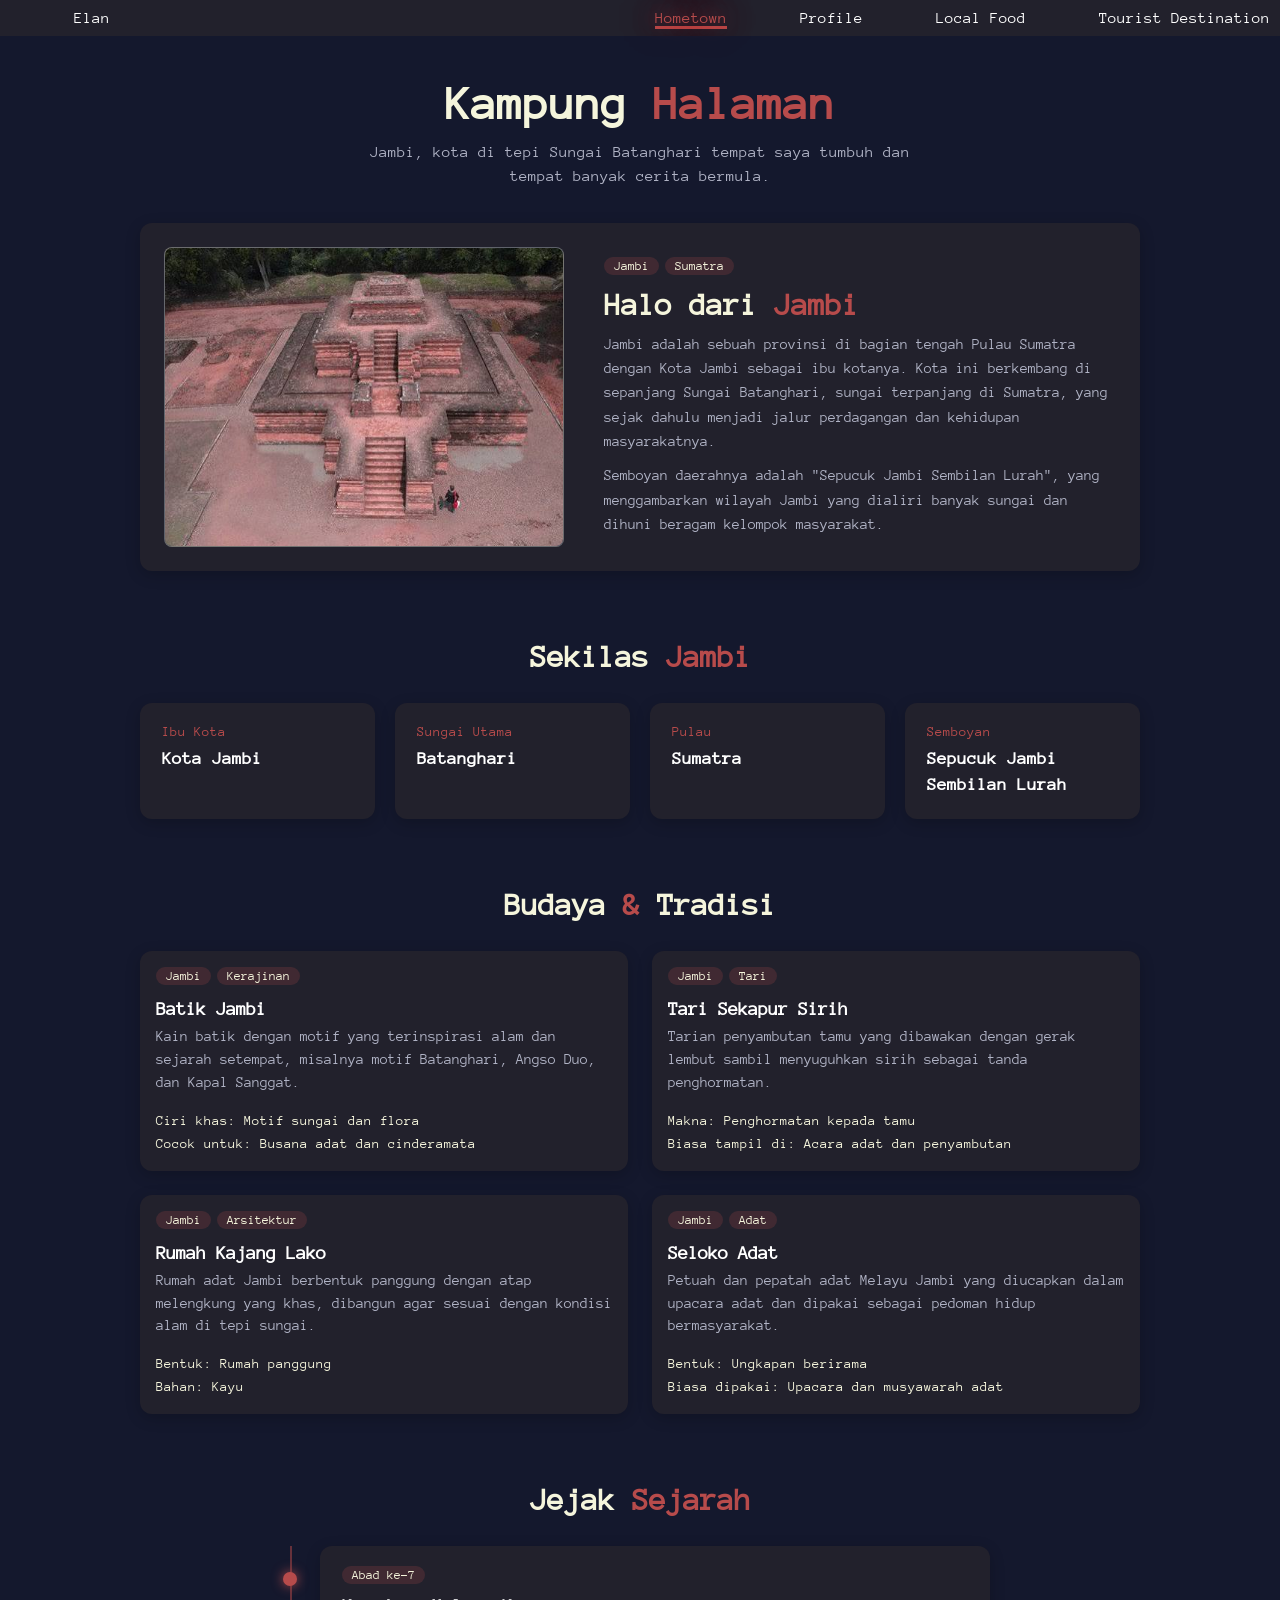
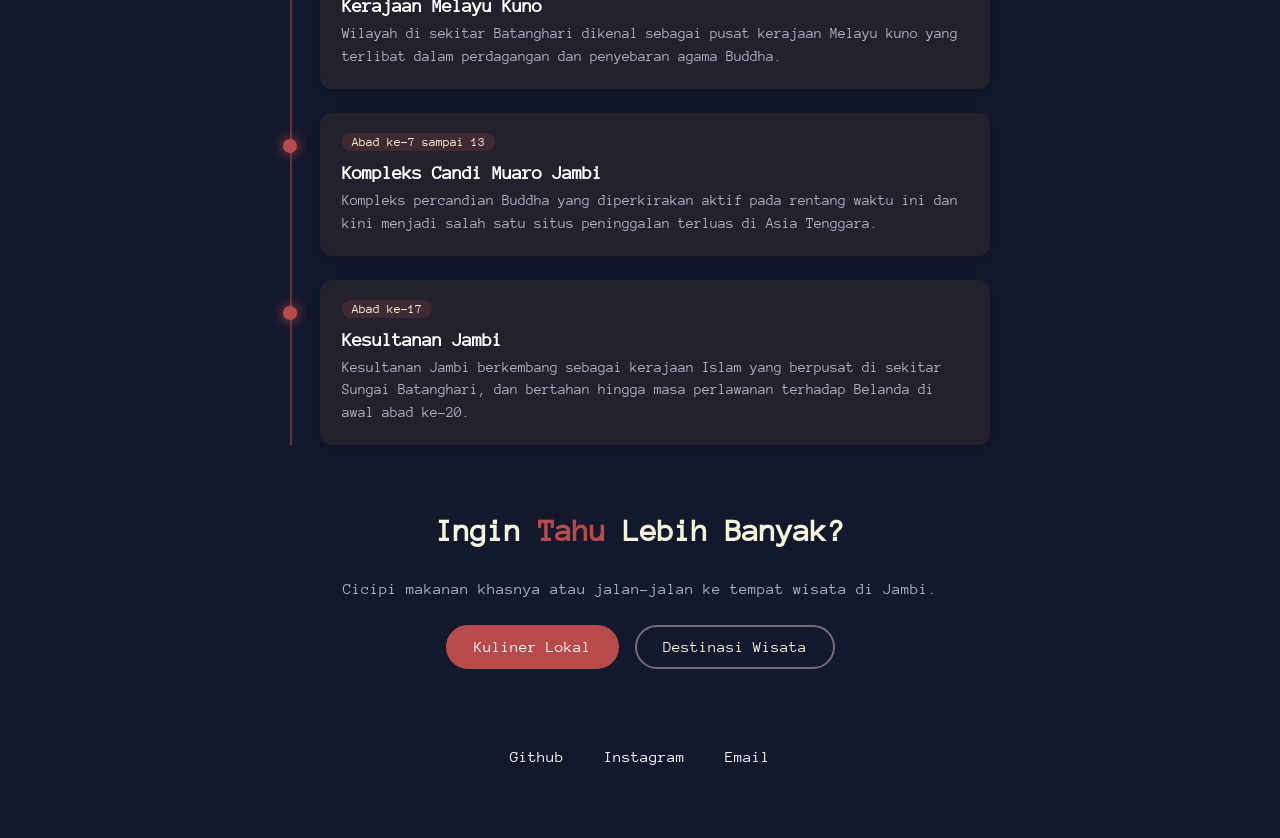
<file: hometown/index.html>
<!DOCTYPE html>
<html lang="id">
<head>
    <link rel="stylesheet" href="style.css">
    <meta charset="UTF-8">
    <meta name="viewport" content="width=device-width, initial-scale=1.0">
    <meta name="description" content="Hometown: Jambi, kampung halaman Elan di tepi Sungai Batanghari.">
    <meta name="theme-color" content="#22212c">
    <link rel="icon" href="data:image/svg+xml,%3Csvg xmlns='http://www.w3.org/2000/svg' viewBox='0 0 100 100'%3E%3Ctext y='.9em' font-size='90'%3E%F0%9F%8C%8F%3C/text%3E%3C/svg%3E">
    <title>Hometown | Portofolio Pribadi</title>
</head>
<body>
    <header>
        <div class="Poto_Profil">
            <a href="../index.html">Elan</a>
        </div>

        <button class="menu_toggle" aria-label="Buka menu" aria-expanded="false"><span></span><span></span><span></span></button>

        <nav>
            <a href="../hometown/index.html" class="active">Hometown</a>
            <a href="../profile/index.html">Profile</a>
            <a href="../Local-Food/index.html">Local Food</a>
            <a href="../Tourist-Destination/index.html">Tourist Destination</a>
        </nav>
    </header>

    <div class="page_title">
        <h1>Kampung <span>Halaman</span></h1>
        <p>Jambi, kota di tepi Sungai Batanghari tempat saya tumbuh dan tempat banyak cerita bermula.</p>
    </div>

    <section class="intro_section">
        <div class="intro_media">
            <img src="../assets/candi_jambi.jpg" alt="Kompleks Candi Muaro Jambi">
        </div>
        <div class="intro_content">
            <span class="tag">Jambi</span><span class="tag">Sumatra</span>
            <h2>Halo dari <span>Jambi</span></h2>
            <p>Jambi adalah sebuah provinsi di bagian tengah Pulau Sumatra dengan Kota Jambi sebagai ibu kotanya. Kota ini berkembang di sepanjang Sungai Batanghari, sungai terpanjang di Sumatra, yang sejak dahulu menjadi jalur perdagangan dan kehidupan masyarakatnya.</p>
            <p>Semboyan daerahnya adalah "Sepucuk Jambi Sembilan Lurah", yang menggambarkan wilayah Jambi yang dialiri banyak sungai dan dihuni beragam kelompok masyarakat.</p>
        </div>
    </section>

    <section class="section_block">
        <h2>Sekilas <span>Jambi</span></h2>
        <div class="fact_grid">
            <div class="fact_card">
                <p class="fact_label">Ibu Kota</p>
                <h3>Kota Jambi</h3>
            </div>
            <div class="fact_card">
                <p class="fact_label">Sungai Utama</p>
                <h3>Batanghari</h3>
            </div>
            <div class="fact_card">
                <p class="fact_label">Pulau</p>
                <h3>Sumatra</h3>
            </div>
            <div class="fact_card">
                <p class="fact_label">Semboyan</p>
                <h3>Sepucuk Jambi Sembilan Lurah</h3>
            </div>
        </div>
    </section>

    <section class="section_block">
        <h2>Budaya <span>&</span> Tradisi</h2>
        <div class="card_grid">
            <article class="item_card">
                <div class="item_body">
                    <span class="tag">Jambi</span><span class="tag">Kerajinan</span>
                    <h3>Batik Jambi</h3>
                    <p>Kain batik dengan motif yang terinspirasi alam dan sejarah setempat, misalnya motif Batanghari, Angso Duo, dan Kapal Sanggat.</p>
                    <ul class="item_meta">
                        <li><span>Ciri khas:</span> Motif sungai dan flora</li>
                        <li><span>Cocok untuk:</span> Busana adat dan cinderamata</li>
                    </ul>
                </div>
            </article>
            <article class="item_card">
                <div class="item_body">
                    <span class="tag">Jambi</span><span class="tag">Tari</span>
                    <h3>Tari Sekapur Sirih</h3>
                    <p>Tarian penyambutan tamu yang dibawakan dengan gerak lembut sambil menyuguhkan sirih sebagai tanda penghormatan.</p>
                    <ul class="item_meta">
                        <li><span>Makna:</span> Penghormatan kepada tamu</li>
                        <li><span>Biasa tampil di:</span> Acara adat dan penyambutan</li>
                    </ul>
                </div>
            </article>
            <article class="item_card">
                <div class="item_body">
                    <span class="tag">Jambi</span><span class="tag">Arsitektur</span>
                    <h3>Rumah Kajang Lako</h3>
                    <p>Rumah adat Jambi berbentuk panggung dengan atap melengkung yang khas, dibangun agar sesuai dengan kondisi alam di tepi sungai.</p>
                    <ul class="item_meta">
                        <li><span>Bentuk:</span> Rumah panggung</li>
                        <li><span>Bahan:</span> Kayu</li>
                    </ul>
                </div>
            </article>
            <article class="item_card">
                <div class="item_body">
                    <span class="tag">Jambi</span><span class="tag">Adat</span>
                    <h3>Seloko Adat</h3>
                    <p>Petuah dan pepatah adat Melayu Jambi yang diucapkan dalam upacara adat dan dipakai sebagai pedoman hidup bermasyarakat.</p>
                    <ul class="item_meta">
                        <li><span>Bentuk:</span> Ungkapan berirama</li>
                        <li><span>Biasa dipakai:</span> Upacara dan musyawarah adat</li>
                    </ul>
                </div>
            </article>
        </div>
    </section>

    <section class="section_block timeline_block">
        <h2>Jejak <span>Sejarah</span></h2>
        <div class="timeline">
            <div class="timeline_item">
                <span class="timeline_year">Abad ke-7</span>
                <h3>Kerajaan Melayu Kuno</h3>
                <p>Wilayah di sekitar Batanghari dikenal sebagai pusat kerajaan Melayu kuno yang terlibat dalam perdagangan dan penyebaran agama Buddha.</p>
            </div>
            <div class="timeline_item">
                <span class="timeline_year">Abad ke-7 sampai 13</span>
                <h3>Kompleks Candi Muaro Jambi</h3>
                <p>Kompleks percandian Buddha yang diperkirakan aktif pada rentang waktu ini dan kini menjadi salah satu situs peninggalan terluas di Asia Tenggara.</p>
            </div>
            <div class="timeline_item">
                <span class="timeline_year">Abad ke-17</span>
                <h3>Kesultanan Jambi</h3>
                <p>Kesultanan Jambi berkembang sebagai kerajaan Islam yang berpusat di sekitar Sungai Batanghari, dan bertahan hingga masa perlawanan terhadap Belanda di awal abad ke-20.</p>
            </div>
        </div>
    </section>

    <section class="section_block cta_block">
        <h2>Ingin <span>Tahu</span> Lebih Banyak?</h2>
        <p>Cicipi makanan khasnya atau jalan-jalan ke tempat wisata di Jambi.</p>
        <div class="cta_buttons">
            <a class="btn" href="../Local-Food/index.html">Kuliner Lokal</a>
            <a class="btn btn_outline" href="../Tourist-Destination/index.html">Destinasi Wisata</a>
        </div>
    </section>

    <div class="social_section">
        <a href="https://github.com/ealnt" target="_blank" rel="noopener">Github</a>
        <a href="https://instagram.com/fakhrianelanta" target="_blank" rel="noopener">Instagram</a>
        <a href="mailto:fakhrianelanta10.3@gmail.com">Email</a>
    </div>

    <script src="../nav.js"></script>
</body>
</html>
</file>
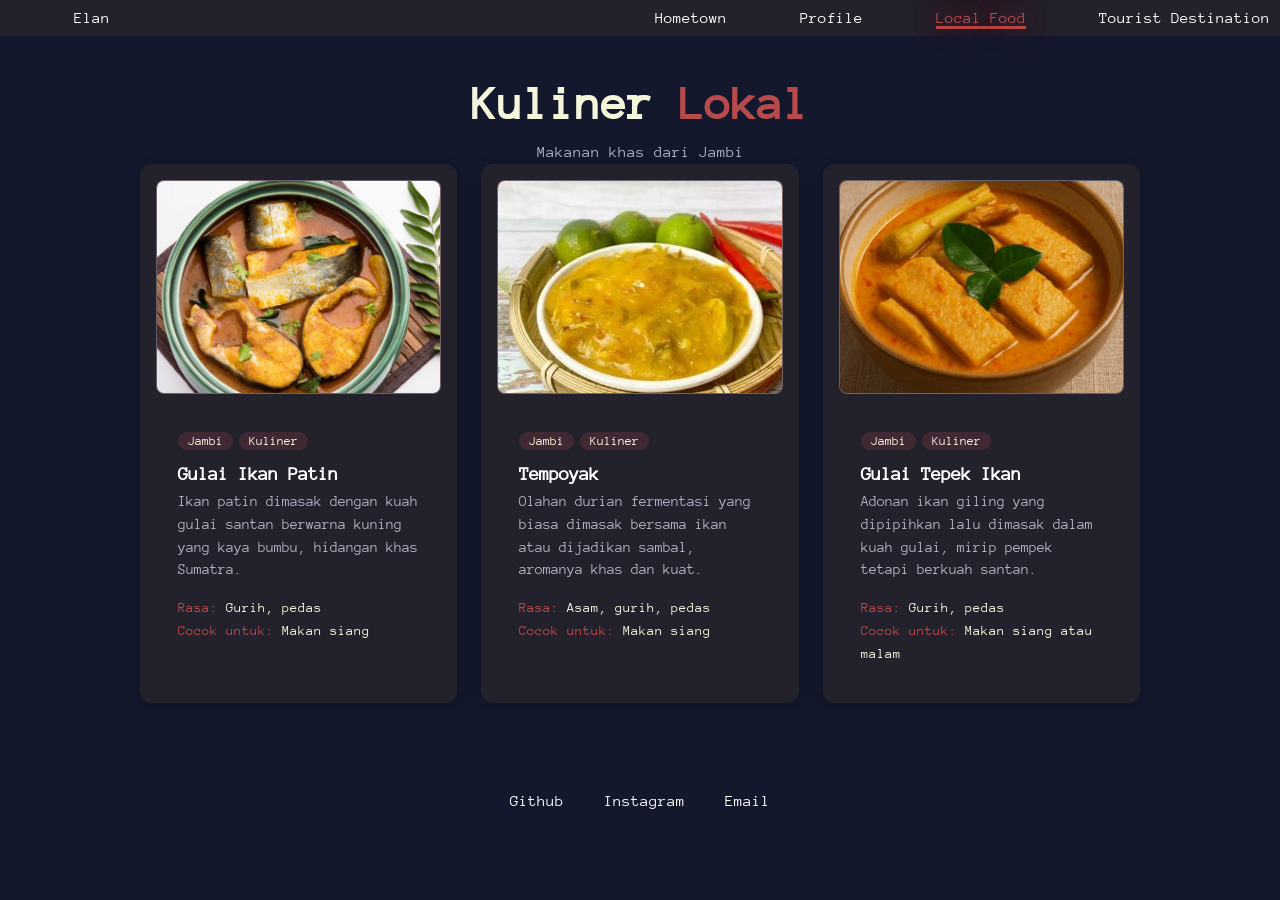
<file: Local-Food/index.html>
<!DOCTYPE html>
<html lang="id">
<head>
    <link rel="stylesheet" href="style.css">
    <meta charset="UTF-8">
    <meta name="viewport" content="width=device-width, initial-scale=1.0">
    <meta name="theme-color" content="#22212c">
    <link rel="icon" href="data:image/svg+xml,%3Csvg xmlns='http://www.w3.org/2000/svg' viewBox='0 0 100 100'%3E%3Ctext y='.9em' font-size='90'%3E%F0%9F%8C%8F%3C/text%3E%3C/svg%3E">
    <title>Local Food | Portofolio Pribadi</title>
</head>
<body>
    <header>
        <div class="Poto_Profil">
            <a href="../index.html">Elan</a>
        </div>

        <button class="menu_toggle" aria-label="Buka menu" aria-expanded="false"><span></span><span></span><span></span></button>

        <nav>
            <a href="../hometown/index.html">Hometown</a>
            <a href="../profile/index.html">Profile</a>
            <a href="../Local-Food/index.html" class="active">Local Food</a>
            <a href="../Tourist-Destination/index.html">Tourist Destination</a>
        </nav>
    </header>

    <div class="page_title">
        <h1>Kuliner <span>Lokal</span></h1>
        <p>Makanan khas dari Jambi</p>
    </div>

    

    <section class="card_grid">
            
            <article class="item_card" data-city="jambi">
                <div class="item_media"><span>
                    <img src="../assets/ikan_patin.jpeg" alt="Gulai ikan patin">
                </span></div>
                <div class="item_body">
                    <span class="tag">Jambi</span><span class="tag">Kuliner</span>
                    <h3>Gulai Ikan Patin</h3>
                    <p>Ikan patin dimasak dengan kuah gulai santan berwarna kuning yang kaya bumbu, hidangan khas Sumatra.</p>
                    <ul class="item_meta">
                        <li><span>Rasa:</span> Gurih, pedas</li>
                        <li><span>Cocok untuk:</span> Makan siang</li>
                    </ul>
                </div>
            </article>
            <article class="item_card" data-city="jambi">
                <div class="item_media"><span>
                    <img src="../assets/tempoyak.jpg" alt="Tempoyak">
                </span></div>
                <div class="item_body">
                    <span class="tag">Jambi</span><span class="tag">Kuliner</span>
                    <h3>Tempoyak</h3>
                    <p>Olahan durian fermentasi yang biasa dimasak bersama ikan atau dijadikan sambal, aromanya khas dan kuat.</p>
                    <ul class="item_meta">
                        <li><span>Rasa:</span> Asam, gurih, pedas</li>
                        <li><span>Cocok untuk:</span> Makan siang</li>
                    </ul>
                </div>
            </article>
            <article class="item_card" data-city="jambi">
                <div class="item_media"><span>
                    <img src="../assets/gulai_tepek.jpg" alt="Gulai tepek ikan">
                </span></div>
                <div class="item_body">
                    <span class="tag">Jambi</span><span class="tag">Kuliner</span>
                    <h3>Gulai Tepek Ikan</h3>
                    <p>Adonan ikan giling yang dipipihkan lalu dimasak dalam kuah gulai, mirip pempek tetapi berkuah santan.</p>
                    <ul class="item_meta">
                        <li><span>Rasa:</span> Gurih, pedas</li>
                        <li><span>Cocok untuk:</span> Makan siang atau malam</li>
                    </ul>
                </div>
            </article>
    </section>

    <div class="social_section">
        <a href="https://github.com/ealnt" target="_blank">Github</a>
        <a href="https://instagram.com/fakhrianelanta" target="_blank">Instagram</a>
        <a href="mailto:fakhrianelanta10.3@gmail.com">Email</a>
    </div>

    <script>
        const buttons = document.querySelectorAll('.filter_btn');
        const cards = document.querySelectorAll('.item_card');
        buttons.forEach(btn => {
            btn.addEventListener('click', () => {
                buttons.forEach(b => b.classList.remove('active'));
                btn.classList.add('active');
                const f = btn.dataset.filter;
                cards.forEach(c => c.classList.toggle('hidden', f !== 'all' && c.dataset.city !== f));
            });
        });
    </script>
    <script src="../nav.js"></script>
</body>
</html>
</file>
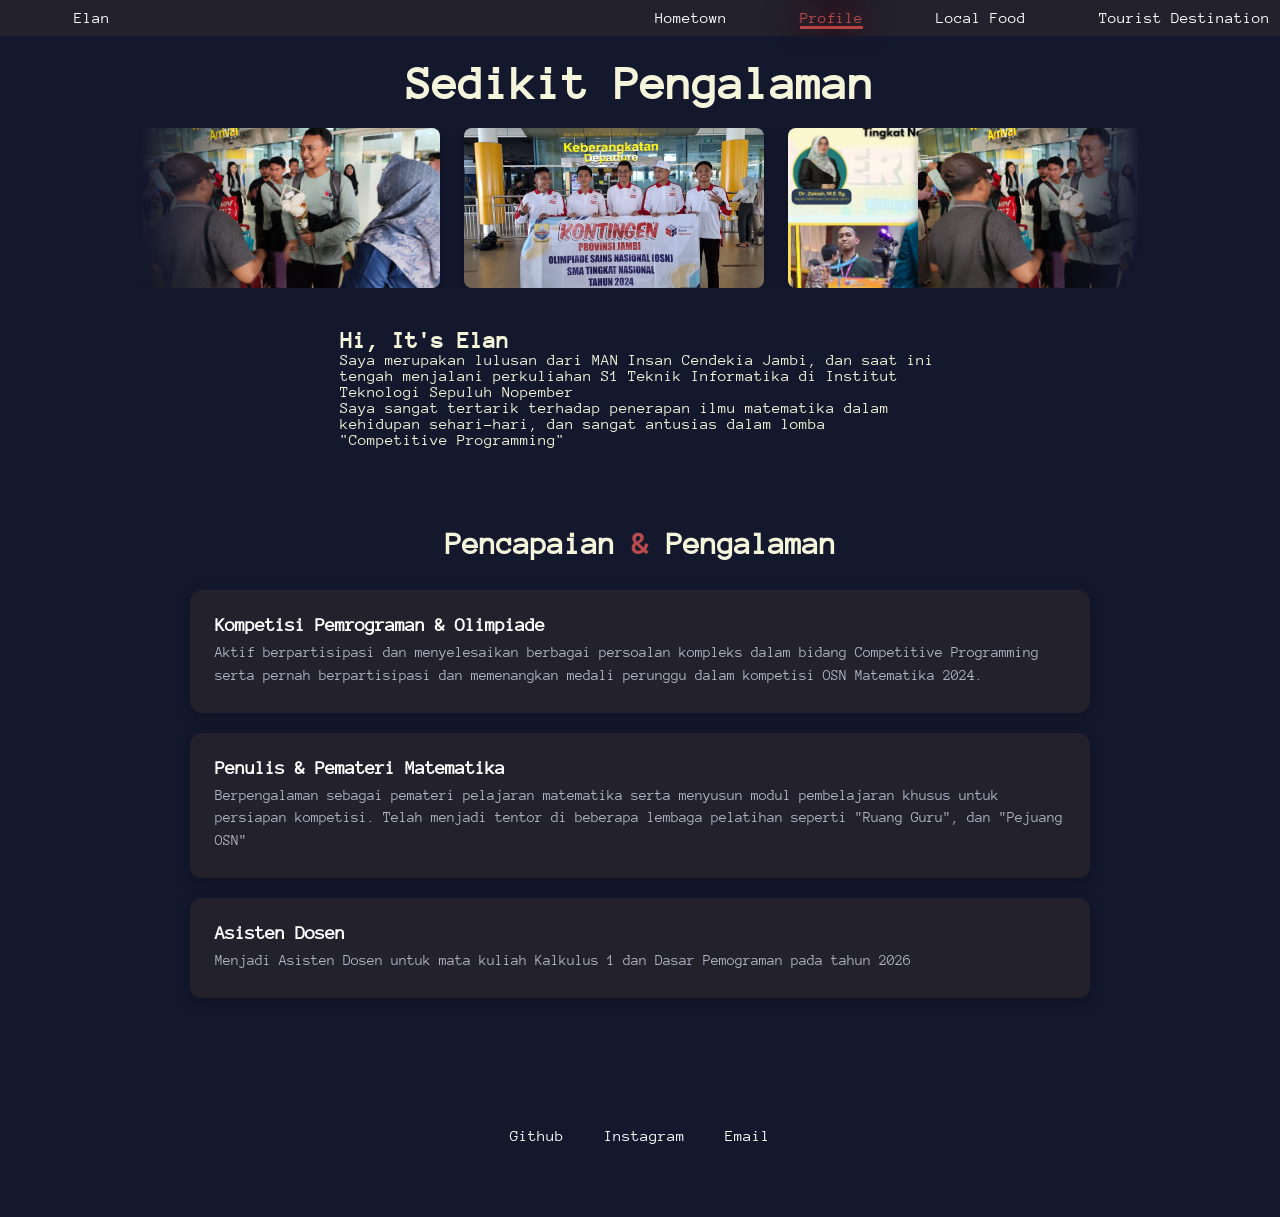
<file: profile/index.html>
<!DOCTYPE html>
<html lang="id">
<head>
    <link rel="stylesheet" href="style.css">
    <meta charset="UTF-8">
    <meta name="viewport" content="width=device-width, initial-scale=1.0">
    <meta name="theme-color" content="#22212c">
    <link rel="icon" href="data:image/svg+xml,%3Csvg xmlns='http://www.w3.org/2000/svg' viewBox='0 0 100 100'%3E%3Ctext y='.9em' font-size='90'%3E%F0%9F%8C%8F%3C/text%3E%3C/svg%3E">
    <title>Profile | Portofolio Pribadi</title>
</head>
<body>
    <header>
        <div class="Poto_Profil">
            <a href="../index.html">Elan</a>
        </div>

        <button class="menu_toggle" aria-label="Buka menu" aria-expanded="false"><span></span><span></span><span></span></button>

        <nav>
            <a href="../hometown/index.html">Hometown</a>
            <a href="./index.html" class="active">Profile</a>
            <a href="../Local-Food/index.html">Local Food</a>
            <a href="../Tourist-Destination/index.html">Tourist Destination</a>
        </nav>
    </header>
    <div class ="typing-judul">
            <h1>Sedikit Pengalaman</h1>
    </div>
    <div class="carousel">
        <div class="group">
            <div class="card">
                <img id="image-1" class="image" src="../assets/p1.jpeg" alt="Dokumentasi kegiatan 1" width="500">
            </div>
            <div class="card">
                <img id="image-2"  class="image" src="../assets/p2.jpeg" alt="Dokumentasi kegiatan 2" width="500">                
            </div>
            <div class="card">
                <img  id="image-3" class="image" src="../assets/p3.jpeg" alt="Dokumentasi kegiatan 3" width="500">
            </div>
            <div class="card">
                <img  id="image-4" class="image" src="../assets/p4.jpeg" alt="Dokumentasi kegiatan 4" width="500">
            </div>
        </div>
        <div aria-hidden class="group">
            <div class="card">
                <img class="image" src="../assets/p1.jpeg" alt="Dokumentasi kegiatan 1" width="500">
            </div>
            <div class="card">
                <img  class="image" src="../assets/p2.jpeg" alt="Dokumentasi kegiatan 2" width="500">                
            </div>
            <div class="card">
                <img  class="image" src="../assets/p3.jpeg" alt="Dokumentasi kegiatan 3" width="500">
            </div>
            <div class="card">
                <img  class="image" src="../assets/p4.jpeg" alt="Dokumentasi kegiatan 4" width="500">
            </div>
        </div>
    </div>
    <section class="Home"> 
        <div class="Home_content">
            <h1>Hi, It's <span>Elan</span></h1>
            <h3 class="typing_text"> <span></span></h3>
            <p>Saya merupakan lulusan dari MAN Insan Cendekia Jambi, dan saat ini tengah menjalani perkuliahan 
                S1 Teknik Informatika di Institut Teknologi Sepuluh Nopember</p>
            <p>Saya sangat tertarik terhadap penerapan ilmu matematika dalam kehidupan sehari-hari, dan sangat antusias 
                dalam lomba "Competitive Programming"</p>
        </div>
    </section>

    
    <section class="achievements_section">
        <h2>Pencapaian <span>&</span> Pengalaman</h2>
        <div class="achievements_container">
            <div class="achievement_card">
                
                <div class="achievement_content">
                    <h3>Kompetisi Pemrograman & Olimpiade</h3>
                    <p>Aktif berpartisipasi dan menyelesaikan berbagai 
                        persoalan kompleks dalam bidang Competitive Programming 
                        serta pernah berpartisipasi dan memenangkan medali perunggu dalam kompetisi OSN Matematika 2024.</p>
                </div>
            </div>
            <div class="achievement_card">
                <div class="achievement_content">
                    <h3>Penulis & Pemateri Matematika</h3>
                    <p>Berpengalaman sebagai pemateri pelajaran matematika serta menyusun modul pembelajaran khusus untuk persiapan kompetisi. Telah menjadi tentor di beberapa lembaga pelatihan seperti "Ruang Guru", dan "Pejuang OSN" </p>
                </div>
            </div>
            <div class="achievement_card">
                <div class="achievement_content">
                    <h3>Asisten Dosen</h3>
                    <p>Menjadi Asisten Dosen untuk mata kuliah Kalkulus 1 dan Dasar Pemograman pada tahun 2026</p>
                </div>
            </div>
        </div>
    </section>

    <div class="social_section">
        <a href="https://github.com/ealnt" target="_blank">Github</a>
        <a href="https://instagram.com/fakhrianelanta" target="_blank">Instagram</a>
        <a href="mailto:fakhrianelanta10.3@gmail.com">Email</a>
    </div>
    
    <script src="../nav.js"></script>
</body>

</html>
</file>
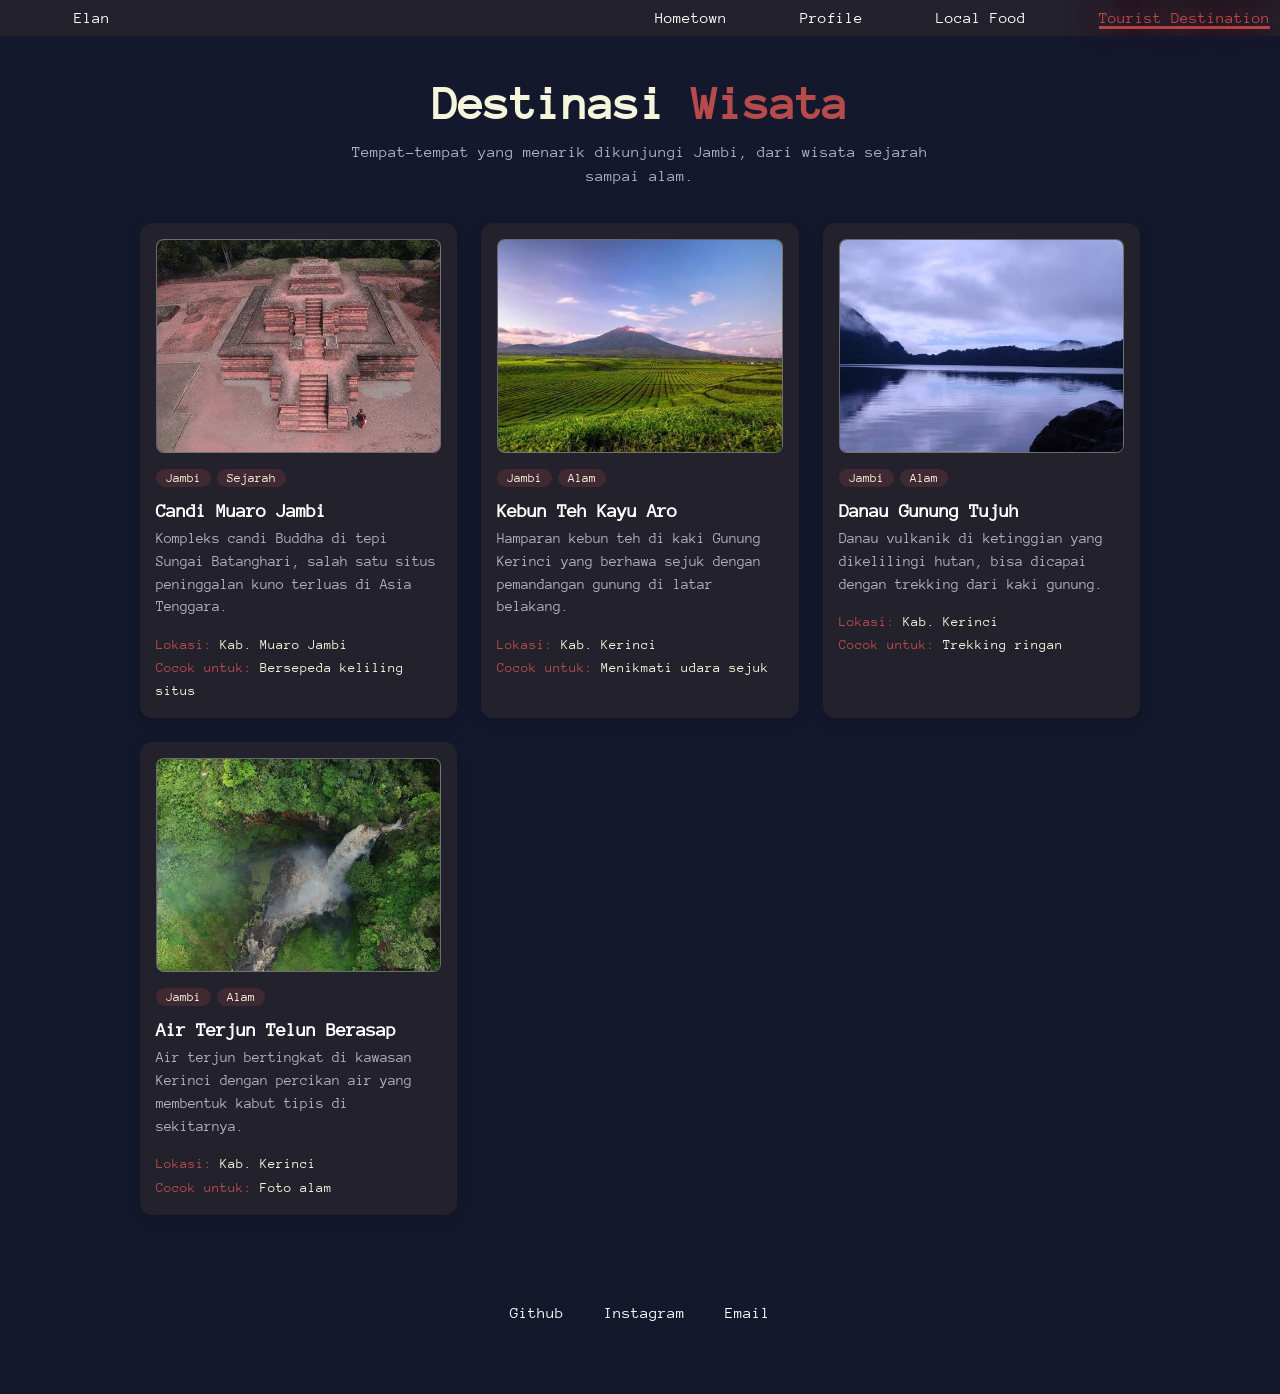
<file: Tourist-Destination/index.html>
<!DOCTYPE html>
<html lang="id">
<head>
    <link rel="stylesheet" href="style.css">
    <meta charset="UTF-8">
    <meta name="viewport" content="width=device-width, initial-scale=1.0">
    <meta name="theme-color" content="#22212c">
    <link rel="icon" href="data:image/svg+xml,%3Csvg xmlns='http://www.w3.org/2000/svg' viewBox='0 0 100 100'%3E%3Ctext y='.9em' font-size='90'%3E%F0%9F%8C%8F%3C/text%3E%3C/svg%3E">
    <title>Tourist Destination | Portofolio Pribadi</title>
</head>
<body>
    <header>
        <div class="Poto_Profil">
            <a href="../index.html">Elan</a>
        </div>

        <button class="menu_toggle" aria-label="Buka menu" aria-expanded="false"><span></span><span></span><span></span></button>

        <nav>
            <a href="../hometown/index.html">Hometown</a>
            <a href="../profile/index.html">Profile</a>
            <a href="../Local-Food/index.html">Local Food</a>
            <a href="../Tourist-Destination/index.html" class="active">Tourist Destination</a>
        </nav>
    </header>

    <div class="page_title">
        <h1>Destinasi <span>Wisata</span></h1>
        <p>Tempat-tempat yang menarik dikunjungi Jambi, dari wisata sejarah sampai alam.</p>
    </div>

    

    <section class="card_grid">
            
            <article class="item_card" data-city="jambi">
                <div class="item_media"><span>
                    <img src="../assets/candi_jambi.jpg" alt="Candi Muaro Jambi">
                </span></div>
                <div class="item_body">
                    <span class="tag">Jambi</span><span class="tag">Sejarah</span>
                    <h3>Candi Muaro Jambi</h3>
                    <p>Kompleks candi Buddha di tepi Sungai Batanghari, salah satu situs peninggalan kuno terluas di Asia Tenggara.</p>
                    <ul class="item_meta">
                        <li><span>Lokasi:</span> Kab. Muaro Jambi</li>
                        <li><span>Cocok untuk:</span> Bersepeda keliling situs</li>
                    </ul>
                </div>
            </article>
            <article class="item_card" data-city="jambi">
                <div class="item_media"><span>
                    <img src="../assets/kebun_teh.jpg" alt="Kebun Teh Kayu Aro">
                </span></div>
                <div class="item_body">
                    <span class="tag">Jambi</span><span class="tag">Alam</span>
                    <h3>Kebun Teh Kayu Aro</h3>
                    <p>Hamparan kebun teh di kaki Gunung Kerinci yang berhawa sejuk dengan pemandangan gunung di latar belakang.</p>
                    <ul class="item_meta">
                        <li><span>Lokasi:</span> Kab. Kerinci</li>
                        <li><span>Cocok untuk:</span> Menikmati udara sejuk</li>
                    </ul>
                </div>
            </article>
            <article class="item_card" data-city="jambi">
                <div class="item_media"><span>
                    <img src="../assets/danau.jpg" alt="Danau Gunung Tujuh">
                </span></div>
                <div class="item_body">
                    <span class="tag">Jambi</span><span class="tag">Alam</span>
                    <h3>Danau Gunung Tujuh</h3>
                    <p>Danau vulkanik di ketinggian yang dikelilingi hutan, bisa dicapai dengan trekking dari kaki gunung.</p>
                    <ul class="item_meta">
                        <li><span>Lokasi:</span> Kab. Kerinci</li>
                        <li><span>Cocok untuk:</span> Trekking ringan</li>
                    </ul>
                </div>
            </article>
            <article class="item_card" data-city="jambi">
                <div class="item_media"><span>
                    <img src="../assets/air_terjun.jpg" alt="Air Terjun Telun Berasap">
                </span></div>
                <div class="item_body">
                    <span class="tag">Jambi</span><span class="tag">Alam</span>
                    <h3>Air Terjun Telun Berasap</h3>
                    <p>Air terjun bertingkat di kawasan Kerinci dengan percikan air yang membentuk kabut tipis di sekitarnya.</p>
                    <ul class="item_meta">
                        <li><span>Lokasi:</span> Kab. Kerinci</li>
                        <li><span>Cocok untuk:</span> Foto alam</li>
                    </ul>
                </div>
            </article>
    </section>

    <div class="social_section">
        <a href="https://github.com/ealnt" target="_blank">Github</a>
        <a href="https://instagram.com/fakhrianelanta" target="_blank">Instagram</a>
        <a href="mailto:fakhrianelanta10.3@gmail.com">Email</a>
    </div>

    <script>
        const buttons = document.querySelectorAll('.filter_btn');
        const cards = document.querySelectorAll('.item_card');
        buttons.forEach(btn => {
            btn.addEventListener('click', () => {
                buttons.forEach(b => b.classList.remove('active'));
                btn.classList.add('active');
                const f = btn.dataset.filter;
                cards.forEach(c => c.classList.toggle('hidden', f !== 'all' && c.dataset.city !== f));
            });
        });
    </script>
    <script src="../nav.js"></script>
</body>
</html>
</file>
<file: hometown/style.css>
@font-face {
    font-family: 'Anonymice';
    src: url('../fonts/anonymice-regular-latin.woff2') format('woff2');
    font-weight: normal;
    font-style: normal;
    font-display: swap;
}

*{
   margin: 0;
   padding: 0;
   box-sizing: border-box;
   text-decoration: none;
   border: none;
   font-family: 'Anonymice', sans-serif;
}

body {
    background-color: rgb(20, 24, 45);
    padding: 60px;
}

header{
    background-color: rgb(34, 33, 44);
    position: fixed;
    top: 0;
    left: 0;
    width: 100%;
    padding: 10px;
    display: flex;
    justify-content: space-between;
    align-items: center;
    z-index: 100;
    backdrop-filter: blur(10px);
}

a{
    font-size: 1rem;
    color: white;
    margin-left: 4rem;
    font-weight: 500;
    transition: 0.3s ease;
    border-bottom: 3px solid transparent;
}

a:hover,
a.active{
    color: #b74b4b;
    border-bottom: 3px solid #b74b4b;
    text-shadow: 0 0 25px #b74b4b,
                 0 0 50px #b74b4b;
}

.page_title{
    margin-top: 20px;
    margin-bottom: 35px;
    text-align: center;
}

.page_title h1{
    font-size: 3rem;
    color: beige;
}

.page_title h1 span{
    color: #b74b4b;
}

.page_title p{
    max-width: 600px;
    margin: 12px auto 0 auto;
    font-size: 1rem;
    color: #b0b3c5;
    line-height: 1.5;
}

/* --- Kartu --- */
.card_grid{
    width: 90%;
    max-width: 1000px;
    margin: 0 auto 80px auto;
    display: grid;
    grid-template-columns: repeat(auto-fill, minmax(280px, 1fr));
    gap: 24px;
}

.item_card{
    display: flex;
    flex-direction: column;
    gap: 16px;
    background-color: rgb(34, 33, 44);
    border-radius: 12px;
    padding: 16px;
    box-shadow: 0 4px 15px rgba(0, 0, 0, 0.2);
}

.item_media{
    width: 100%;
    aspect-ratio: 4 / 3;
    border: 1px solid rgba(245, 245, 220, 0.25);
    border-radius: 8px;
    overflow: hidden;
    background: linear-gradient(135deg, rgba(245, 245, 220, 0.2), #2a2f45);
}

.item_media img{
    width: 100%;
    height: 100%;
    object-fit: cover;
    display: block;
}

.item_body{
    padding: 0;
}

.tag{
    display: inline-block;
    font-size: 0.8rem;
    color: beige;
    background: rgba(183, 75, 75, 0.2);
    padding: 3px 10px;
    border-radius: 999px;
    margin-right: 6px;
}

.item_body h3{
    font-size: 1.2rem;
    color: white;
    margin: 14px 0 8px 0;
}

.item_body p{
    font-size: 0.95rem;
    color: #b0b3c5;
    line-height: 1.5;
}

.item_meta{
    list-style: none;
    margin-top: 14px;
    font-size: 0.9rem;
    color: beige;
    line-height: 1.6;
}



.social_section{
    font-size: 1rem;
    color: white;
    padding: 10px;
    display: flex;
    justify-content: center;
    gap: 40px;
    width: 100%;
}

.social_section a{
    margin-left: 0;
}

@media (max-width: 700px){
    body{ padding: 60px 20px; }
    .page_title h1{ font-size: 2rem; }
    a{ margin-left: 1rem; font-size: 0.85rem; }
    .social_section{ width: 100%; }
}

.menu_toggle{
    display: none;
    flex-direction: column;
    justify-content: center;
    gap: 5px;
    width: 42px;
    height: 42px;
    padding: 10px;
    background: none;
    cursor: pointer;
}

.menu_toggle span{
    display: block;
    width: 100%;
    height: 3px;
    background: white;
    border-radius: 3px;
    transition: 0.3s ease;
}

.menu_toggle.open span:nth-child(1){ transform: translateY(8px) rotate(45deg); }
.menu_toggle.open span:nth-child(2){ opacity: 0; }
.menu_toggle.open span:nth-child(3){ transform: translateY(-8px) rotate(-45deg); }

img{ max-width: 100%; }

@media (max-width: 800px){
    header{ flex-wrap: wrap; padding: 8px 16px; }
    .menu_toggle{ display: flex; }
    header nav{
        display: none;
        width: 100%;
        flex-direction: column;
        padding: 8px 0 12px 0;
    }
    header nav.open{ display: flex; }
    header nav a{
        margin-left: 0;
        padding: 12px 0;
        font-size: 1rem;
        border-bottom: 1px solid rgba(245, 245, 220, 0.1);
    }
    header nav a:hover,
    header nav a.active{ border-bottom: 1px solid #b74b4b; }
    .Poto_Profil a{ margin-left: 0; font-size: 1.2rem; }
    .social_section{ flex-wrap: wrap; gap: 12px 24px; padding: 20px 10px; }
}

@media (max-width: 800px){
    body{ padding: 90px 16px 20px 16px; }
    .card_grid{ width: 100%; grid-template-columns: 1fr; }
}


.intro_section{
    width: 90%;
    max-width: 1000px;
    margin: 0 auto 70px auto;
    display: flex;
    align-items: center;
    gap: 40px;
    background-color: rgb(34, 33, 44);
    border-radius: 12px;
    padding: 24px;
    box-shadow: 0 4px 15px rgba(0, 0, 0, 0.2);
}

.intro_media{
    flex: 0 0 42%;
    aspect-ratio: 4 / 3;
    border: 1px solid rgba(245, 245, 220, 0.25);
    border-radius: 8px;
    overflow: hidden;
    background: linear-gradient(135deg, rgba(245, 245, 220, 0.2), #2a2f45);
}

.intro_media img{
    width: 100%;
    height: 100%;
    object-fit: cover;
    display: block;
}

.intro_content{
    color: beige;
}

.intro_content h2{
    font-size: 2rem;
    margin: 14px 0 12px 0;
}

.intro_content h2 span{
    color: #b74b4b;
}

.intro_content p{
    font-size: 0.95rem;
    color: #b0b3c5;
    line-height: 1.6;
    margin-top: 10px;
}

.section_block{
    width: 90%;
    max-width: 1000px;
    margin: 0 auto 70px auto;
    color: beige;
}

.section_block > h2{
    font-size: 2rem;
    text-align: center;
    margin-bottom: 30px;
}

.section_block > h2 span{
    color: #b74b4b;
}

.section_block .card_grid{
    width: 100%;
    margin: 0;
    grid-template-columns: repeat(2, 1fr);
}

.fact_grid{
    display: grid;
    grid-template-columns: repeat(auto-fit, minmax(200px, 1fr));
    gap: 20px;
}

.fact_card{
    background-color: rgb(34, 33, 44);
    border-radius: 12px;
    padding: 22px;
    box-shadow: 0 4px 15px rgba(0, 0, 0, 0.2);
}

.fact_label{
    font-size: 0.85rem;
    color: #b74b4b;
    margin-bottom: 8px;
}

.fact_card h3{
    font-size: 1.15rem;
    color: white;
    line-height: 1.4;
}

.timeline{
    max-width: 700px;
    margin: 0 auto;
    padding-left: 28px;
    border-left: 2px solid rgba(183, 75, 75, 0.5);
    display: flex;
    flex-direction: column;
    gap: 24px;
}

.timeline_item{
    position: relative;
    background-color: rgb(34, 33, 44);
    border-radius: 12px;
    padding: 20px 22px;
    box-shadow: 0 4px 15px rgba(0, 0, 0, 0.2);
}

.timeline_item::before{
    content: "";
    position: absolute;
    left: -37px;
    top: 26px;
    width: 14px;
    height: 14px;
    border-radius: 50%;
    background: #b74b4b;
    box-shadow: 0 0 12px #b74b4b;
}

.timeline_year{
    display: inline-block;
    font-size: 0.8rem;
    color: beige;
    background: rgba(183, 75, 75, 0.2);
    padding: 3px 10px;
    border-radius: 999px;
}

.timeline_item h3{
    font-size: 1.2rem;
    color: white;
    margin: 12px 0 8px 0;
}

.timeline_item p{
    font-size: 0.95rem;
    color: #b0b3c5;
    line-height: 1.5;
}

.cta_block{
    text-align: center;
}

.cta_block p{
    color: #b0b3c5;
    margin-bottom: 24px;
    line-height: 1.5;
}

.cta_buttons{
    display: flex;
    justify-content: center;
    flex-wrap: wrap;
    gap: 16px;
}

.btn{
    display: inline-block;
    margin-left: 0;
    padding: 12px 26px;
    border-radius: 999px;
    background: #b74b4b;
    color: white;
    border: 2px solid #b74b4b;
    text-shadow: none;
}

.btn:hover{
    background: transparent;
    color: #b74b4b;
    border: 2px solid #b74b4b;
    text-shadow: none;
}

.btn_outline{
    background: transparent;
    color: beige;
    border: 2px solid rgba(245, 245, 220, 0.4);
}

.btn_outline:hover{
    background: #b74b4b;
    color: white;
    border: 2px solid #b74b4b;
}

/* --- Responsif HP --- */
@media (max-width: 800px){
    .section_block .card_grid{ grid-template-columns: 1fr; }
    .intro_section{
        width: 100%;
        flex-direction: column;
        gap: 20px;
        padding: 16px;
        margin-bottom: 50px;
    }
    .intro_media{ flex: none; width: 100%; }
    .intro_content h2{ font-size: 1.5rem; }
    .section_block{ width: 100%; margin-bottom: 50px; }
    .section_block > h2{ font-size: 1.5rem; margin-bottom: 20px; }
    .fact_grid{ grid-template-columns: 1fr 1fr; gap: 12px; }
    .fact_card{ padding: 16px; }
    .fact_card h3{ font-size: 1rem; }
    .timeline{ padding-left: 22px; }
    .timeline_item{ padding: 16px; }
    .timeline_item::before{ left: -31px; }
    .btn{ padding: 12px 22px; }
}
</file>
<file: Local-Food/style.css>
@font-face {
    font-family: 'Anonymice';
    src: url('../fonts/anonymice-regular-latin.woff2') format('woff2');
    font-weight: normal;
    font-style: normal;
    font-display: swap;
}

*{
   margin: 0;
   padding: 0;
   box-sizing: border-box;
   text-decoration: none;
   border: none;
   font-family: 'Anonymice', sans-serif;
}

body {
    background-color: rgb(20, 24, 45);
    padding: 60px;
}

header{
    background-color: rgb(34, 33, 44);
    position: fixed;
    top: 0;
    left: 0;
    width: 100%;
    padding: 10px;
    display: flex;
    justify-content: space-between;
    align-items: center;
    z-index: 100;
    backdrop-filter: blur(10px);
}

a{
    font-size: 1rem;
    color: white;
    margin-left: 4rem;
    font-weight: 500;
    transition: 0.3s ease;
    border-bottom: 3px solid transparent;
}

a:hover,
a.active{
    color: #b74b4b;
    border-bottom: 3px solid #b74b4b;
    text-shadow: 0 0 25px #b74b4b,
                 0 0 50px #b74b4b;
}

.page_title{
    margin-top: 20px;
    text-align: center;
}

.page_title h1{
    font-size: 3rem;
    color: beige;
}

.page_title h1 span{
    color: #b74b4b;
}

.page_title p{
    max-width: 600px;
    margin: 12px auto 0 auto;
    font-size: 1rem;
    color: #b0b3c5;
    line-height: 1.5;
}

.filter_bar{
    display: flex;
    justify-content: center;
    gap: 40px;
    margin: 35px 0;
}

.filter_btn{
    background: none;
    color: white;
    font-size: 1rem;
    cursor: pointer;
    padding: 2px 0;
    border-bottom: 3px solid transparent;
    transition: 0.3s ease;
}

.filter_btn:hover,
.filter_btn.active{
    color: #b74b4b;
    border-bottom: 3px solid #b74b4b;
    text-shadow: 0 0 25px #b74b4b,
                 0 0 50px #b74b4b;
}

.card_grid{
    width: 90%;
    max-width: 1000px;
    margin: 0 auto 80px auto;
    display: grid;
    grid-template-columns: repeat(auto-fill, minmax(280px, 1fr));
    gap: 24px;
}

.item_card{
    display: flex;
    flex-direction: column;
    background-color: rgb(34, 33, 44);
    border-radius: 12px;
    overflow: hidden;
    box-shadow: 0 4px 15px rgba(0, 0, 0, 0.2);
}

.item_card.hidden{
    display: none;
}

.item_media{
    width: 100%;
    aspect-ratio: 4 / 3;
    display: flex;
    justify-content: center;
    align-items: center;
    font-size: 4rem;
    border: 1px solid rgba(245, 245, 220, 0.25);
    border-radius: 8px;
    overflow: hidden;
    background: linear-gradient(135deg, rgba(183, 75, 75, 0.35), #2a2f45);
}

.item_media span{
    width: 100%;
    height: 100%;
    display: flex;
    justify-content: center;
    align-items: center;
}

.item_media img{
    width: 100%;
    height: 100%;
    object-fit: cover;
    display: block;
}

.item_body{
    padding: 0;
}
.item_card{
    display: flex;
    flex-direction: column;
    gap: 16px;
    background-color: rgb(34, 33, 44);
    border-radius: 12px;
    padding: 16px;
    box-shadow: 0 4px 15px rgba(0, 0, 0, 0.2);
}


.item_media img{
    width: 100%;
    height: 100%;
    object-fit: cover;
    display: block;
}

.item_body{
    padding: 22px;
}

.tag{
    display: inline-block;
    font-size: 0.8rem;
    color: beige;
    background: rgba(183, 75, 75, 0.2);
    padding: 3px 10px;
    border-radius: 999px;
    margin-right: 6px;
}

.item_body h3{
    font-size: 1.2rem;
    color: white;
    margin: 14px 0 8px 0;
}

.item_body p{
    font-size: 0.95rem;
    color: #b0b3c5;
    line-height: 1.5;
}

.item_meta{
    list-style: none;
    margin-top: 14px;
    font-size: 0.9rem;
    color: beige;
    line-height: 1.6;
}

.item_meta span{
    color: #b74b4b;
}

.social_section{
    font-size: 1rem;
    color: white;
    padding: 10px;
    display: flex;
    justify-content: center;
    gap: 40px;
    width: 100%;
}

.social_section a{
    margin-left: 0;
}
@media (max-width: 700px){
    body{ padding: 60px 20px; }
    .page_title h1{ font-size: 2rem; }
    a{ margin-left: 1rem; font-size: 0.85rem; }
    .social_section{ width: 100%; }
}

.menu_toggle{
    display: none;
    flex-direction: column;
    justify-content: center;
    gap: 5px;
    width: 42px;
    height: 42px;
    padding: 10px;
    background: none;
    cursor: pointer;
}

.menu_toggle span{
    display: block;
    width: 100%;
    height: 3px;
    background: white;
    border-radius: 3px;
    transition: 0.3s ease;
}

.menu_toggle.open span:nth-child(1){ transform: translateY(8px) rotate(45deg); }
.menu_toggle.open span:nth-child(2){ opacity: 0; }
.menu_toggle.open span:nth-child(3){ transform: translateY(-8px) rotate(-45deg); }

img{ max-width: 100%; }

@media (max-width: 800px){
    header{ flex-wrap: wrap; padding: 8px 16px; }
    .menu_toggle{ display: flex; }
    header nav{
        display: none;
        width: 100%;
        flex-direction: column;
        padding: 8px 0 12px 0;
    }
    header nav.open{ display: flex; }
    header nav a{
        margin-left: 0;
        padding: 12px 0;
        font-size: 1rem;
        border-bottom: 1px solid rgba(245, 245, 220, 0.1);
    }
    header nav a:hover,
    header nav a.active{ border-bottom: 1px solid #b74b4b; }
    .Poto_Profil a{ margin-left: 0; font-size: 1.2rem; }
    .social_section{ flex-wrap: wrap; gap: 12px 24px; padding: 20px 10px; }
}

@media (max-width: 800px){
    body{ padding: 90px 16px 20px 16px; }
    .card_grid{ width: 100%; grid-template-columns: 1fr; }
}
</file>
<file: profile/style.css>
@font-face {
    font-family: 'Anonymice';
    src: url('../fonts/anonymice-regular-latin.woff2') format('woff2');
    font-weight: normal;
    font-style: normal;
    font-display: swap;
}

*{
   margin: 0;
   padding: 0;
   box-sizing: border-box;
   text-decoration: none;
   border: none;
   font-family: 'Anonymice', sans-serif;
    
}

body {
    background-color: rgb(20, 24, 45);
    padding: 60px;
}

header{
    background-color: rgb(34, 33, 44);
    position: fixed;
    top: 0;
    left: 0;
    width: 100%;
    padding: 10px;
    filter: drop-shadow(10px);
    display: flex;
    justify-content: space-between;
    align-items: center;
    z-index: 100;
    backdrop-filter: blur(10px);
}

.Poto_profil{
    margin-top: 50px;
    font-size: 3rem;
    color: bisque;
}

.Poto_profil:hover{
    transform: scale(1.1);

}

.foto{
    border-radius: 10px;
    aspect-ratio: 1/1;
}
a{
    font-size: 1rem;
    color: white;
    margin-left: 4rem;
    font-weight: 500;
    transition: 0.3s ease;
    border-bottom: 3px solid transparent;
}

.Home{
    display: flex;
    align-items: center;
    justify-content: space-around;
    
}

.Home_content{
    width: 600px;
    font-size: 1rem;
    color: beige;
}

.social_section{
    font-size: 1rem;
    color: white;
    padding: 10px;
    display: flex;
    justify-content: center;
    gap: 40px;
    width: 100%;
}

.social_section a{
    margin-left: 0;
}

a:hover,
a.active{
    color: #b74b4b;
    border-bottom: 3px solid #b74b4b;
    text-shadow: 0 0 25px #b74b4b, 
                 0 0 50px #b74b4b;
    transform: scale(1, 1);
}

.carousel {
    margin: 20px auto 40px auto;
    width: 90%;
    max-width: 1000px;
    overflow: hidden;
    display: flex;
    mask-image: linear-gradient(to right, transparent, black 10%, black 90%, transparent);
    -webkit-mask-image: linear-gradient(to right, transparent, black 10%, black 90%, transparent);
}

.typing-judul h1{
    padding: 10 rem;
    border: 10;
    font-size: 3rem;
    text-align: center;
    color: beige;
}

.group {
    display: flex;
    align-items: center;
    gap: 1.5rem;
    animation: spin 60s infinite linear;
    padding-right: 1.5rem;
    flex-shrink: 0;
}

.card {
    flex: 0 0 300px;
    height: 160px;
    border-radius: 8px;
    overflow: hidden;
    background: #2a2f45;
    display: flex;
    justify-content: center;
    align-items: center;
    box-shadow: 0 4px 10px rgba(0, 0, 0, 0.3);
}

.image {
    width: 100%;
    height: 100%;
    object-fit: cover; 
    display: block;
}

@keyframes spin {
    from {
        transform: translateX(0);
    }
    to {
        transform: translateX(-100%);
    }
}

.achievements_section {
    margin: 80px auto 120px auto;
    width: 90%;
    max-width: 900px;
    color: beige;
}

.achievements_section h2 {
    font-size: 2rem;
    margin-bottom: 30px;
    text-align: center;
    font-weight: bold;
}

.achievements_section h2 span {
    color: #b74b4b;
}

.achievements_container {
    display: flex;
    flex-direction: column;
    gap: 20px;
}

.achievement_card {
    display: flex;
    align-items: flex-start;
    gap: 20px;
    background-color: rgb(34, 33, 44);
    padding: 25px;
    border-radius: 12px;
    box-shadow: 0 4px 15px rgba(0, 0, 0, 0.2);
    transition: 0.3s ease;
}


.achievement_icon {
    font-size: 2.2rem;
    padding: 10px 15px;
    border-radius: 10px;
}

.achievement_content h3 {
    font-size: 1.2rem;
    margin-bottom: 8px;
    color: white;
}

.achievement_content p {
    font-size: 0.95rem;
    color: #b0b3c5;
    line-height: 1.5;
}

.menu_toggle{
    display: none;
    flex-direction: column;
    justify-content: center;
    gap: 5px;
    width: 42px;
    height: 42px;
    padding: 10px;
    background: none;
    cursor: pointer;
}

.menu_toggle span{
    display: block;
    width: 100%;
    height: 3px;
    background: white;
    border-radius: 3px;
    transition: 0.3s ease;
}

.menu_toggle.open span:nth-child(1){ transform: translateY(8px) rotate(45deg); }
.menu_toggle.open span:nth-child(2){ opacity: 0; }
.menu_toggle.open span:nth-child(3){ transform: translateY(-8px) rotate(-45deg); }

img{ max-width: 100%; }

@media (max-width: 800px){
    header{ flex-wrap: wrap; padding: 8px 16px; }
    .menu_toggle{ display: flex; }
    header nav{
        display: none;
        width: 100%;
        flex-direction: column;
        padding: 8px 0 12px 0;
    }
    header nav.open{ display: flex; }
    header nav a{
        margin-left: 0;
        padding: 12px 0;
        font-size: 1rem;
        border-bottom: 1px solid rgba(245, 245, 220, 0.1);
    }
    header nav a:hover,
    header nav a.active{ border-bottom: 1px solid #b74b4b; }
    .Poto_Profil a{ margin-left: 0; font-size: 1.2rem; }
    .social_section{ flex-wrap: wrap; gap: 12px 24px; padding: 20px 10px; }
}

@media (max-width: 800px){
    body{ padding: 90px 16px 20px 16px; }
    .typing-judul h1{ font-size: 1.8rem; }
    .carousel{ width: 100%; }
    .card{ flex: 0 0 240px; height: 140px; }
    .Home{ flex-direction: column; }
    .Home_content{ width: 100%; }
    .Home_content h1{ font-size: 1.8rem; margin-bottom: 8px; }
    .Home_content p{ line-height: 1.5; margin-top: 10px; }
    .achievements_section{ width: 100%; margin: 50px auto 40px auto; }
    .achievements_section h2{ font-size: 1.5rem; }
    .achievement_card{ padding: 18px; }
}
</file>
<file: Tourist-Destination/style.css>
@font-face {
    font-family: 'Anonymice';
    src: url('../fonts/anonymice-regular-latin.woff2') format('woff2');
    font-weight: normal;
    font-style: normal;
    font-display: swap;
}

*{
   margin: 0;
   padding: 0;
   box-sizing: border-box;
   text-decoration: none;
   border: none;
   font-family: 'Anonymice', sans-serif;
}

body {
    background-color: rgb(20, 24, 45);
    padding: 60px;
}

header{
    background-color: rgb(34, 33, 44);
    position: fixed;
    top: 0;
    left: 0;
    width: 100%;
    padding: 10px;
    display: flex;
    justify-content: space-between;
    align-items: center;
    z-index: 100;
    backdrop-filter: blur(10px);
}

a{
    font-size: 1rem;
    color: white;
    margin-left: 4rem;
    font-weight: 500;
    transition: 0.3s ease;
    border-bottom: 3px solid transparent;
}

a:hover,
a.active{
    color: #b74b4b;
    border-bottom: 3px solid #b74b4b;
    text-shadow: 0 0 25px #b74b4b,
                 0 0 50px #b74b4b;
}

/* --- Judul halaman --- */
.page_title{
    margin-top: 20px;
    margin-bottom: 35px;
    text-align: center;
}

.page_title h1{
    font-size: 3rem;
    color: beige;
}

.page_title h1 span{
    color: #b74b4b;
}

.page_title p{
    max-width: 600px;
    margin: 12px auto 0 auto;
    font-size: 1rem;
    color: #b0b3c5;
    line-height: 1.5;
}

.card_grid{
    width: 90%;
    max-width: 1000px;
    margin: 0 auto 80px auto;
    display: grid;
    grid-template-columns: repeat(auto-fill, minmax(280px, 1fr));
    gap: 24px;
}

.item_card{
    display: flex;
    flex-direction: column;
    gap: 16px;
    background-color: rgb(34, 33, 44);
    border-radius: 12px;
    padding: 16px;
    box-shadow: 0 4px 15px rgba(0, 0, 0, 0.2);
}

.item_media{
    width: 100%;
    aspect-ratio: 4 / 3;
    border: 1px solid rgba(245, 245, 220, 0.25);
    border-radius: 8px;
    overflow: hidden;
    background: linear-gradient(135deg, rgba(245, 245, 220, 0.2), #2a2f45);
}

.item_media img{
    width: 100%;
    height: 100%;
    object-fit: cover;
    display: block;
}

.item_body{
    padding: 0;
}

.tag{
    display: inline-block;
    font-size: 0.8rem;
    color: beige;
    background: rgba(183, 75, 75, 0.2);
    padding: 3px 10px;
    border-radius: 999px;
    margin-right: 6px;
}

.item_body h3{
    font-size: 1.2rem;
    color: white;
    margin: 14px 0 8px 0;
}

.item_body p{
    font-size: 0.95rem;
    color: #b0b3c5;
    line-height: 1.5;
}

.item_meta{
    list-style: none;
    margin-top: 14px;
    font-size: 0.9rem;
    color: beige;
    line-height: 1.6;
}

.item_meta span{
    color: #b74b4b;
}

.social_section{
    font-size: 1rem;
    color: white;
    padding: 10px;
    display: flex;
    justify-content: center;
    gap: 40px;
    width: 100%;
}

.social_section a{
    margin-left: 0;
}

@media (max-width: 700px){
    body{ padding: 60px 20px; }
    .page_title h1{ font-size: 2rem; }
    a{ margin-left: 1rem; font-size: 0.85rem; }
    .social_section{ width: 100%; }
}

.menu_toggle{
    display: none;
    flex-direction: column;
    justify-content: center;
    gap: 5px;
    width: 42px;
    height: 42px;
    padding: 10px;
    background: none;
    cursor: pointer;
}

.menu_toggle span{
    display: block;
    width: 100%;
    height: 3px;
    background: white;
    border-radius: 3px;
    transition: 0.3s ease;
}

.menu_toggle.open span:nth-child(1){ transform: translateY(8px) rotate(45deg); }
.menu_toggle.open span:nth-child(2){ opacity: 0; }
.menu_toggle.open span:nth-child(3){ transform: translateY(-8px) rotate(-45deg); }

img{ max-width: 100%; }

@media (max-width: 800px){
    header{ flex-wrap: wrap; padding: 8px 16px; }
    .menu_toggle{ display: flex; }
    header nav{
        display: none;
        width: 100%;
        flex-direction: column;
        padding: 8px 0 12px 0;
    }
    header nav.open{ display: flex; }
    header nav a{
        margin-left: 0;
        padding: 12px 0;
        font-size: 1rem;
        border-bottom: 1px solid rgba(245, 245, 220, 0.1);
    }
    header nav a:hover,
    header nav a.active{ border-bottom: 1px solid #b74b4b; }
    .Poto_Profil a{ margin-left: 0; font-size: 1.2rem; }
    .social_section{ flex-wrap: wrap; gap: 12px 24px; padding: 20px 10px; }
}

@media (max-width: 800px){
    body{ padding: 90px 16px 20px 16px; }
    .card_grid{ width: 100%; grid-template-columns: 1fr; }
}
</file>
